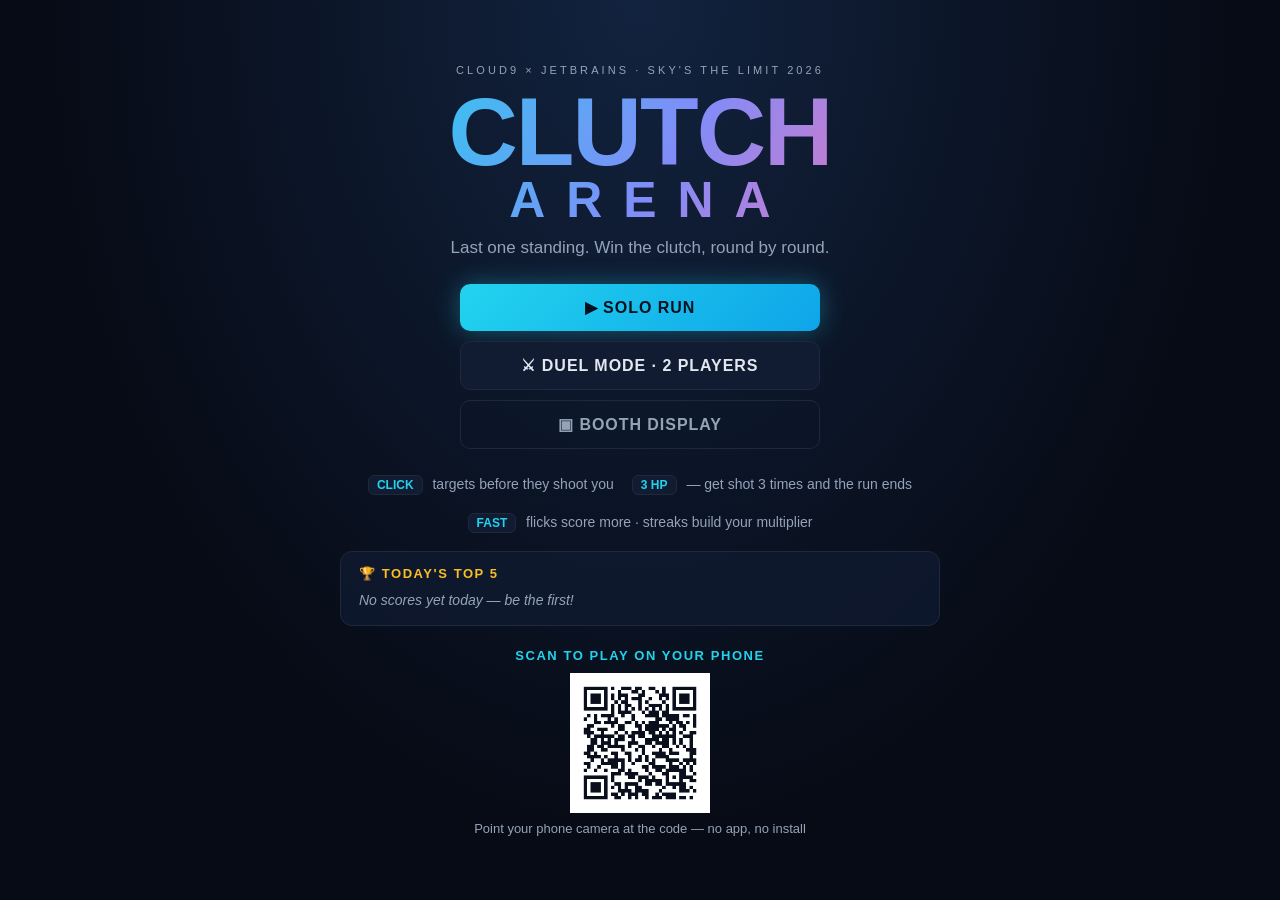
<file: index.html>
<!DOCTYPE html>
<html lang="en">
<head>
<meta charset="UTF-8">
<meta name="viewport" content="width=device-width, initial-scale=1.0, maximum-scale=1.0, user-scalable=no">
<title>Clutch Arena — Booth Mini Game | Cloud9 x JetBrains Hackathon 2026</title>
<meta name="description" content="You're the last player standing. Win clutch rounds 1v1 to 1v5. A fast, booth-ready aim and reaction game.">
<link rel="icon" href="data:image/svg+xml,%3Csvg xmlns='http://www.w3.org/2000/svg' viewBox='0 0 64 64'%3E%3Crect width='64' height='64' rx='14' fill='%23070b16'/%3E%3Ccircle cx='32' cy='32' r='20' fill='%2322d3ee'/%3E%3Ccircle cx='32' cy='32' r='8' fill='%23070b16'/%3E%3C/svg%3E">
<link rel="stylesheet" href="css/style.css">
</head>
<body>
<div id="app">
  <div id="screen-status" class="visually-hidden" role="status" aria-live="polite" aria-atomic="true"></div>

  <!-- ============ HOME ============ -->
  <section id="screen-home" class="screen active">
    <div class="home-inner">
      <div class="logo-badge">CLOUD9 × JETBRAINS · SKY'S THE LIMIT 2026</div>
      <h1 class="game-title">CLUTCH<span>ARENA</span></h1>
      <p class="tagline">Last one standing. Win the clutch, round by round.</p>

      <div class="mode-buttons">
        <button id="btn-solo" class="btn btn-primary">▶ SOLO RUN</button>
        <button id="btn-duel" class="btn btn-secondary">⚔ DUEL MODE · 2 PLAYERS</button>
        <button id="btn-display" class="btn btn-ghost">▣ BOOTH DISPLAY</button>
      </div>

      <div class="howto">
        <div class="howto-item"><span class="howto-key">CLICK</span> targets before they shoot you</div>
        <div class="howto-item"><span class="howto-key">3 HP</span> — get shot 3 times and the run ends</div>
        <div class="howto-item"><span class="howto-key">FAST</span> flicks score more · streaks build your multiplier</div>
      </div>

      <div class="home-board">
        <h3>🏆 TODAY'S TOP 5</h3>
        <ol id="home-top5" class="mini-board"></ol>
      </div>
      <div class="qr-block home-qr">
        <h3>SCAN TO PLAY ON YOUR PHONE</h3>
        <img src="assets/qr-play.png" alt="QR code to play Clutch Arena on your phone" width="140" height="140">
        <p>Point your phone camera at the code — no app, no install</p>
      </div>
    </div>
  </section>

  <!-- ============ GAME ============ -->
  <section id="screen-game" class="screen">
    <div class="hud">
      <div class="hud-left">
        <div class="hud-round">ROUND <span id="hud-round">1</span>/5 <span id="hud-round-label">1v1</span></div>
        <div class="hud-hp" id="hud-hp"></div>
      </div>
      <div class="hud-center">
        <div class="hud-score" id="hud-score">0</div>
        <div class="hud-combo" id="hud-combo"></div>
      </div>
      <div class="hud-right">
        <div class="hud-stat">AVG FLICK <span id="hud-avg">—</span></div>
        <div class="hud-stat">ACCURACY <span id="hud-acc">—</span></div>
        <button id="btn-quit" class="btn btn-small" aria-label="Quit run">✕ QUIT</button>
      </div>
    </div>
    <div class="arena-wrap">
      <canvas id="arena"></canvas>
      <div id="round-banner" class="round-banner hidden"></div>
      <div id="flash" class="flash"></div>
    </div>
    <div class="game-footer">
      <span id="duel-indicator" class="duel-indicator hidden"></span>
      <span class="footer-hint">Click the targets · <button id="btn-sound" class="link-btn" aria-label="Toggle sound" aria-pressed="true">🔊 SOUND ON</button></span>
    </div>
  </section>

  <!-- ============ SCORE ============ -->
  <section id="screen-score" class="screen">
    <div class="score-inner">
      <div id="score-outcome" class="score-outcome">CLUTCH CLEARED</div>
      <div id="score-rank" class="score-rank">CHAMPION</div>
      <div id="score-final" class="score-final">0</div>
      <div id="score-today-rank" class="score-today-rank"></div>
      <div class="stats-grid" id="stats-grid"></div>
      <div id="initials-box" class="initials-box hidden">
        <div class="initials-label">NEW HIGH SCORE — ENTER YOUR INITIALS</div>
        <div class="initials-row">
          <input id="initials-input" maxlength="3" placeholder="AAA" autocomplete="off" aria-label="Your initials">
          <button id="btn-save-score" class="btn btn-primary btn-small">SAVE</button>
        </div>
      </div>
      <div class="score-buttons">
        <button id="btn-again" class="btn btn-primary">↻ PLAY AGAIN</button>
        <button id="btn-home" class="btn btn-secondary">⌂ HOME</button>
        <button id="btn-result-card" class="btn btn-ghost">⬇ DOWNLOAD RESULT CARD</button>
      </div>
      <p id="score-booth-cta" class="score-booth-cta">Liked it? Play again at the Cloud9 booth.</p>
    </div>
  </section>

  <!-- ============ DUEL SETUP ============ -->
  <section id="screen-duel-setup" class="screen">
    <div class="duel-inner">
      <h2>⚔ DUEL MODE</h2>
      <p class="duel-desc">Two players. One identical clutch.<br>Player 1 plays first — then Player 2 faces the <b>exact same</b> targets.<br>Higher score wins.</p>
      <div class="duel-names">
        <label>PLAYER 1 <input id="duel-p1" maxlength="10" value="PLAYER 1" autocomplete="off"></label>
        <label>PLAYER 2 <input id="duel-p2" maxlength="10" value="PLAYER 2" autocomplete="off"></label>
      </div>
      <button id="btn-duel-start" class="btn btn-primary">▶ PLAYER 1 — GO</button>
      <button id="btn-duel-back" class="btn btn-ghost">← BACK</button>
    </div>
  </section>

  <!-- ============ DUEL RESULT ============ -->
  <section id="screen-duel-result" class="screen">
    <div class="duel-inner">
      <div id="duel-winner" class="duel-winner"></div>
      <div class="duel-compare" id="duel-compare"></div>
      <div class="score-buttons">
        <button id="btn-duel-rematch" class="btn btn-primary">↻ REMATCH</button>
        <button id="btn-duel-home" class="btn btn-secondary">⌂ HOME</button>
      </div>
    </div>
  </section>

  <!-- ============ BOOTH DISPLAY ============ -->
  <section id="screen-display" class="screen">
    <div class="display-inner">
      <div class="display-header">
        <div class="display-title">CLUTCH<span>ARENA</span> · LIVE LEADERBOARD</div>
        <div class="display-clock" id="display-clock"></div>
      </div>
      <div class="display-champ" id="display-champ"></div>
      <div id="display-live" class="display-live hidden"></div>
      <div class="display-boards">
        <div class="display-board">
          <h3>🏆 TODAY</h3>
          <ol id="display-today" class="big-board"></ol>
        </div>
        <div class="display-board">
          <h3>👑 ALL TIME</h3>
          <ol id="display-alltime" class="big-board"></ol>
        </div>
      </div>
      <div class="display-tip" id="display-tip"></div>
      <div class="qr-block display-qr">
        <h3>SCAN TO PLAY</h3>
        <img src="assets/qr-play.png" alt="QR code to play Clutch Arena on your phone" width="200" height="200">
      </div>
      <div class="display-footer">
        <button id="btn-display-home" class="btn btn-secondary">⌂ HOME</button>
        <button id="btn-display-play" class="btn btn-primary">▶ PLAY NOW</button>
        <button id="btn-display-reset" class="btn btn-ghost btn-small">RESET BOARDS (hold 2s)</button>
      </div>
    </div>
  </section>

  <!-- B1: attract hint is a direct child of #app so it stays visible while
       the attract demo plays on the game screen (home is display:none then) -->
  <div class="attract-hint" id="attract-hint">DEMO PLAYING — TAP ANYWHERE TO PLAY</div>

</div>

<script src="js/rng.js"></script>
<script src="js/audio.js"></script>
<script src="js/leaderboard.js"></script>
<script src="js/game.js"></script>
<script src="js/display.js"></script>
<script src="js/main.js"></script>
</body>
</html>
</file>
<file: css/style.css>
/* Clutch Arena — dark neon arena theme. All original. */
:root {
  --bg: #070b16;
  --bg2: #0d1526;
  --panel: #111c33;
  --cyan: #22d3ee;
  --magenta: #f472b6;
  --gold: #fbbf24;
  --green: #34d399;
  --red: #f87171;
  --text: #e2e8f0;
  --muted: #94a3b8;
  --line: #1e293b;
}
* { box-sizing: border-box; margin: 0; padding: 0; }
html, body { height: 100%; }
body {
  background: var(--bg);
  color: var(--text);
  font-family: "Segoe UI", "Helvetica Neue", Arial, sans-serif;
  overflow: hidden;
  -webkit-user-select: none; user-select: none;
  -webkit-tap-highlight-color: transparent;
}
#app { height: 100%; }
.screen { display: none; height: 100%; }
.screen.active { display: flex; flex-direction: column; }
.visually-hidden { position: absolute; width: 1px; height: 1px; padding: 0; margin: -1px;
  overflow: hidden; clip: rect(0, 0, 0, 0); white-space: nowrap; border: 0; }
#screen-home, #screen-score, #screen-duel-setup, #screen-duel-result, #screen-display { overflow: auto; }

/* ---------- buttons ---------- */
.btn {
  font-family: inherit; font-weight: 800; letter-spacing: .06em;
  border: none; border-radius: 10px; cursor: pointer;
  padding: 14px 28px; font-size: 16px; transition: transform .08s, box-shadow .15s;
}
.btn:active { transform: scale(.97); }
.btn-primary { background: linear-gradient(135deg, var(--cyan), #0ea5e9); color: #04121f; box-shadow: 0 0 24px rgba(34,211,238,.35); }
.btn-primary:hover { box-shadow: 0 0 34px rgba(34,211,238,.55); }
.btn-secondary { background: var(--panel); color: var(--text); border: 1px solid var(--line); }
.btn-secondary:hover { border-color: var(--cyan); }
.btn-ghost { background: transparent; color: var(--muted); border: 1px solid var(--line); }
.btn-ghost:hover { color: var(--text); }
.btn-small { padding: 9px 16px; font-size: 13px; }
.link-btn { background: none; border: none; color: var(--cyan); font: inherit; cursor: pointer; font-weight: 700; }
button:focus-visible, input:focus-visible { outline: 3px solid var(--cyan); outline-offset: 3px; }

/* ---------- home ---------- */
#screen-home { align-items: center; text-align: center;
  background: radial-gradient(ellipse at 50% 0%, #12233f 0%, var(--bg) 65%); }
.home-inner { max-width: 640px; padding: 20px; width: 100%; margin: auto; }
.logo-badge { font-size: 11px; letter-spacing: .28em; color: var(--muted); margin-bottom: 10px; }
.game-title { font-size: clamp(52px, 10vw, 96px); font-weight: 900; letter-spacing: -.02em; line-height: .95;
  background: linear-gradient(120deg, var(--cyan), #818cf8 55%, var(--magenta));
  -webkit-background-clip: text; background-clip: text; color: transparent; }
.game-title span { display: block; font-size: .52em; letter-spacing: .42em; margin-left: .42em; }
.tagline { color: var(--muted); font-size: 17px; margin: 14px 0 26px; }
.mode-buttons { display: flex; flex-direction: column; gap: 10px; align-items: center; }
.mode-buttons .btn { width: min(360px, 90%); }
.howto { display: flex; gap: 18px; justify-content: center; flex-wrap: wrap; margin: 26px 0 18px; color: var(--muted); font-size: 14px; }
.howto-key { display: inline-block; background: var(--panel); border: 1px solid var(--line); border-radius: 6px;
  padding: 2px 8px; color: var(--cyan); font-weight: 800; font-size: 12px; margin-right: 6px; }
.home-board { background: rgba(17,28,51,.7); border: 1px solid var(--line); border-radius: 12px; padding: 14px 18px; text-align: left; }
.home-board h3 { font-size: 13px; letter-spacing: .12em; color: var(--gold); margin-bottom: 8px; }
.mini-board { list-style: none; font-size: 14px; }
.mini-board li { display: flex; justify-content: space-between; padding: 3px 0; color: var(--muted); }
.mini-board li b { color: var(--text); }
.mini-board .empty { color: var(--muted); font-style: italic; }
.qr-block { text-align: center; color: var(--cyan); }
.qr-block h3 { font-size: 13px; font-weight: 900; letter-spacing: .12em; margin-bottom: 10px; }
.qr-block img { display: block; max-width: 100%; height: auto; margin: 0 auto; }
.qr-block p { color: var(--muted); font-size: 13px; margin-top: 8px; }
.home-qr { margin-top: 22px; }
.attract-hint { display: none; position: fixed; bottom: 26px; left: 0; right: 0; text-align: center;
  color: var(--cyan); background: var(--bg); font-weight: 800; letter-spacing: .2em; font-size: 15px; }
@keyframes pulse { 0%,100% { opacity: .35; } 50% { opacity: 1; } }
body.attract .attract-hint { display: block; }

/* ---------- game ---------- */
.hud { display: flex; justify-content: space-between; align-items: center; gap: 12px;
  padding: 10px 18px; background: var(--bg2); border-bottom: 1px solid var(--line); flex-wrap: wrap; }
.hud-round { font-weight: 900; font-size: 18px; letter-spacing: .08em; }
.hud-round span { color: var(--cyan); }
.hud-hp { display: flex; gap: 6px; margin-top: 4px; }
.hp-plate { width: 34px; height: 10px; border-radius: 3px; background: var(--green); box-shadow: 0 0 8px rgba(52,211,153,.6); }
.hp-plate.lost { background: #334155; box-shadow: none; }
.hud-score { font-size: 34px; font-weight: 900; line-height: 1; color: #fff; }
.hud-combo { min-height: 20px; font-size: 14px; font-weight: 800; color: var(--gold); text-align: center; }
.hud-right { text-align: right; }
.hud-stat { font-size: 12px; color: var(--muted); letter-spacing: .06em; }
.hud-stat span { color: var(--text); font-weight: 800; font-size: 14px; }
.arena-wrap { position: relative; flex: 1; min-height: 0; background:
  radial-gradient(ellipse at 50% 120%, #16263f 0%, var(--bg) 70%); overflow: hidden; }
#arena { display: block; width: 100%; height: 100%; cursor: crosshair; touch-action: none; }
.round-banner { position: absolute; top: 34%; left: 0; right: 0; text-align: center;
  font-size: clamp(34px, 7vw, 64px); font-weight: 900; letter-spacing: .1em; color: #fff;
  text-shadow: 0 0 30px rgba(34,211,238,.8); pointer-events: none; }
.round-banner.sub { font-size: clamp(16px, 3vw, 24px); top: calc(34% + 74px); color: var(--cyan); text-shadow: none; }
.hidden { display: none !important; }
.flash { position: absolute; inset: 0; pointer-events: none; opacity: 0; background: radial-gradient(ellipse at center, transparent 40%, rgba(248,113,113,.55) 100%); }
.flash.on { opacity: 1; transition: opacity .45s; }
.game-footer { display: flex; justify-content: space-between; align-items: center; padding: 8px 18px;
  background: var(--bg2); border-top: 1px solid var(--line); font-size: 13px; color: var(--muted); }
.duel-indicator { color: var(--magenta); font-weight: 800; }

/* ---------- score ---------- */
#screen-score { align-items: center; text-align: center; }
.score-inner { max-width: 560px; width: 100%; padding: 20px; margin: auto; }
.score-outcome { font-size: 15px; letter-spacing: .3em; color: var(--muted); }
.score-rank { font-size: clamp(40px, 8vw, 64px); font-weight: 900; margin: 6px 0 2px;
  background: linear-gradient(120deg, var(--gold), var(--magenta)); -webkit-background-clip: text; background-clip: text; color: transparent; }
.score-final { font-size: 52px; font-weight: 900; margin-bottom: 6px; }
.score-today-rank { font-size: 15px; font-weight: 800; color: var(--gold); letter-spacing: .06em; margin-bottom: 14px; min-height: 20px; }
.score-today-rank .dim { color: var(--muted); font-weight: 600; }
.stats-grid { display: grid; grid-template-columns: repeat(3, 1fr); gap: 10px; margin-bottom: 18px; }
.stat-cell { background: var(--panel); border: 1px solid var(--line); border-radius: 10px; padding: 12px 6px; }
.stat-cell .v { font-size: 22px; font-weight: 900; }
.stat-cell .k { font-size: 11px; color: var(--muted); letter-spacing: .08em; margin-top: 2px; }
.pro-badge { display: inline-block; margin-top: 5px; padding: 2px 8px; border-radius: 20px;
  background: linear-gradient(135deg, var(--gold), #f59e0b); color: #1a1005;
  font-size: 11px; font-weight: 900; letter-spacing: .08em; }
.initials-box { background: var(--panel); border: 1px solid var(--gold); border-radius: 12px; padding: 14px; margin-bottom: 18px; }
.initials-label { font-size: 13px; color: var(--gold); font-weight: 800; letter-spacing: .08em; margin-bottom: 10px; }
.initials-row { display: flex; gap: 10px; justify-content: center; }
.initials-row input { width: 110px; text-align: center; font-size: 26px; font-weight: 900; letter-spacing: .3em;
  text-transform: uppercase; background: var(--bg); color: #fff; border: 1px solid var(--muted); border-radius: 8px; padding: 8px; }
.score-buttons { display: flex; gap: 10px; justify-content: center; flex-wrap: wrap; }
.score-booth-cta { color: var(--muted); font-size: 14px; margin-top: 16px; }

/* ---------- duel ---------- */
#screen-duel-setup, #screen-duel-result { align-items: center; text-align: center; }
.duel-inner { max-width: 620px; width: 100%; padding: 20px; margin: auto; }
.duel-inner h2 { font-size: 40px; font-weight: 900; margin-bottom: 12px; }
.duel-desc { color: var(--muted); line-height: 1.7; margin-bottom: 22px; }
.duel-desc b { color: var(--text); }
.duel-names { display: flex; gap: 16px; justify-content: center; flex-wrap: wrap; margin-bottom: 24px; }
.duel-names label { font-size: 12px; color: var(--muted); letter-spacing: .1em; font-weight: 800; }
.duel-names input { display: block; margin-top: 6px; width: 200px; text-align: center; font-size: 18px; font-weight: 800;
  background: var(--panel); color: #fff; border: 1px solid var(--muted); border-radius: 8px; padding: 10px; }
.duel-winner { font-size: clamp(32px, 6vw, 52px); font-weight: 900; margin-bottom: 20px; color: var(--gold); }
.duel-compare { display: flex; gap: 14px; justify-content: center; flex-wrap: wrap; margin-bottom: 24px; }
.duel-card { background: var(--panel); border: 1px solid var(--line); border-radius: 12px; padding: 18px 26px; min-width: 200px; }
.duel-card.won { border-color: var(--gold); box-shadow: 0 0 24px rgba(251,191,36,.25); }
.duel-card .n { font-size: 13px; color: var(--muted); letter-spacing: .1em; font-weight: 800; }
.duel-card .s { font-size: 40px; font-weight: 900; margin: 6px 0; }
.duel-card .d { font-size: 13px; color: var(--muted); line-height: 1.7; }

/* ---------- booth display ---------- */
#screen-display { background: radial-gradient(ellipse at 50% 0%, #12233f 0%, var(--bg) 60%); }
.display-inner { flex: 1 0 auto; display: flex; flex-direction: column; padding: 22px 30px; gap: 16px; }
.display-header { display: flex; justify-content: space-between; align-items: baseline; }
.display-title { font-size: clamp(26px, 4vw, 40px); font-weight: 900; }
.display-title span { color: var(--cyan); }
.display-clock { font-size: 20px; color: var(--muted); font-weight: 700; }
.display-champ { text-align: center; font-size: clamp(18px, 3vw, 26px); font-weight: 800; color: var(--gold); min-height: 34px; }
.display-live { text-align: center; font-size: clamp(17px, 2.6vw, 24px); font-weight: 800; color: var(--cyan);
  background: rgba(34, 211, 238, .08); border: 1px solid rgba(34, 211, 238, .4); border-radius: 12px;
  padding: 10px 16px; letter-spacing: .04em; }
.display-live .live-dot { display: inline-block; width: 12px; height: 12px; border-radius: 50%;
  background: #f87171; margin-right: 10px; animation: pulse 1s infinite; }
.display-boards { display: flex; gap: 20px; flex: 1; }
.display-board { flex: 1; background: rgba(17,28,51,.75); border: 1px solid var(--line); border-radius: 14px; padding: 18px 22px; }
.display-board h3 { font-size: 16px; letter-spacing: .14em; color: var(--cyan); margin-bottom: 12px; }
.big-board { list-style: none; font-size: clamp(16px, 2.2vw, 22px); }
.big-board li { display: flex; justify-content: space-between; padding: 6px 0; border-bottom: 1px solid rgba(30,41,59,.6); }
.big-board li b { color: #fff; }
.big-board li .r { color: var(--gold); font-weight: 800; margin-right: 10px; }
.big-board .empty { color: var(--muted); font-style: italic; font-size: 16px; }
.display-tip { text-align: center; color: var(--muted); font-size: 15px; min-height: 22px; }
.display-qr h3 { font-size: 20px; }
.display-footer { display: flex; gap: 12px; justify-content: center; align-items: center; flex-wrap: wrap; }

@media (prefers-reduced-motion: reduce) {
  .btn, .flash.on { transition: none; }
  .btn:active { transform: none; }
  .display-live .live-dot { animation: none; }
}

@media (forced-colors: active) {
  button:focus-visible, input:focus-visible { outline-color: Highlight; }
  .game-title, .score-rank { color: CanvasText; background: none; }
}

@media (max-height: 600px) {
  html, body, #app { height: auto; min-height: 100%; }
  body { overflow: auto; }
  .screen { height: auto; min-height: 100vh; }
  #screen-home, #screen-score, #screen-duel-setup, #screen-duel-result, #screen-display { overflow: visible; }
  #screen-game { height: 100vh; min-height: 320px; }
}

@media (max-width: 640px) {
  .display-boards { flex-direction: column; }
  .stats-grid { grid-template-columns: repeat(2, 1fr); }
  .hud-score { font-size: 26px; }
  .howto { flex-direction: column; gap: 6px; }
}
</file>
